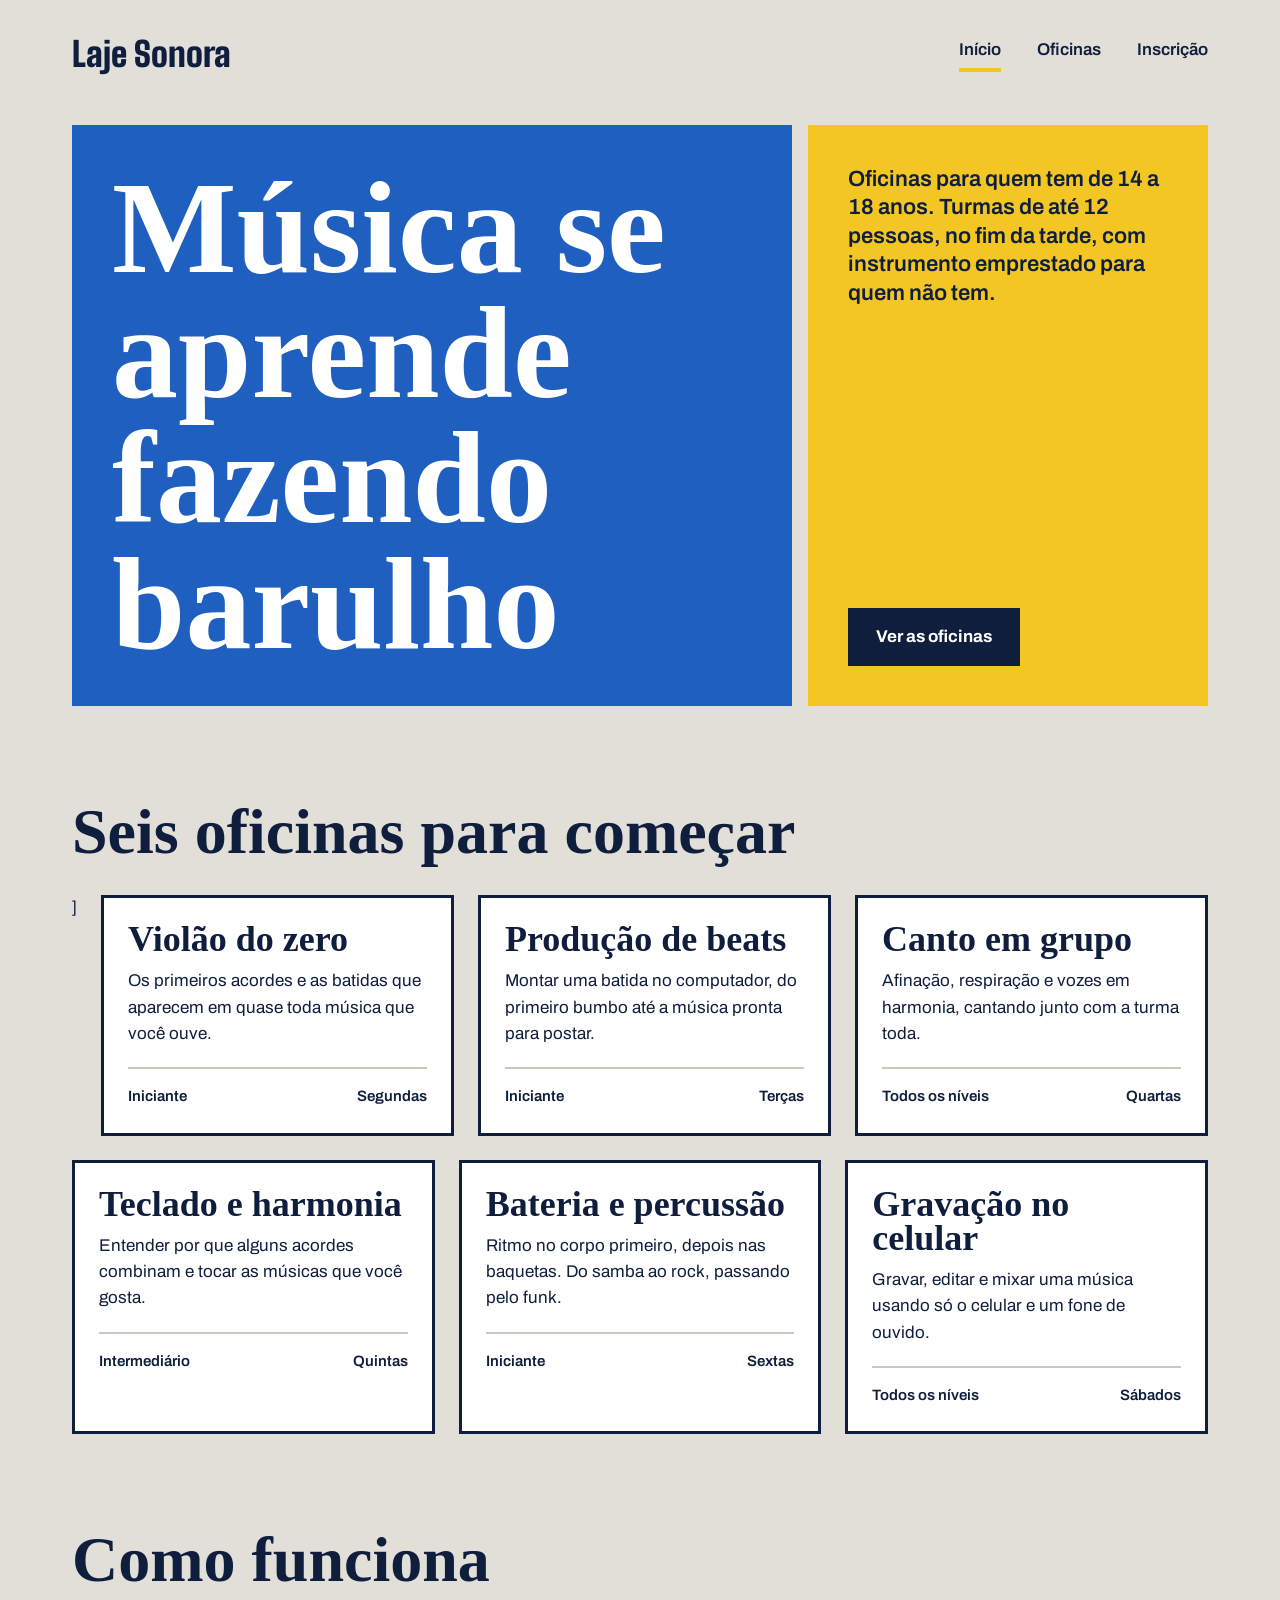
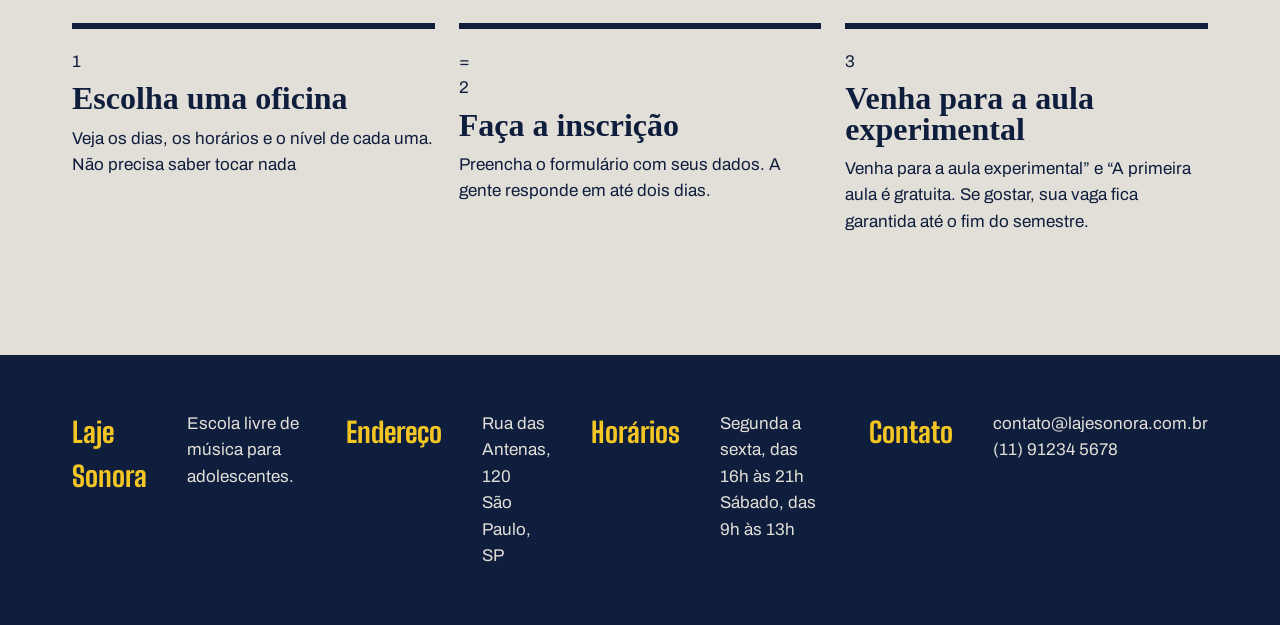
<file: index.html>
<!DOCTYPE html>
<html lang="pt-BR">
<head>
    <meta charset="UTF-8">
    <meta name="viewport" content="width=device-width, initial-scale=1.0">
    <title>Laje Sonora | Início</title>
    <link rel="preconnect" href="https://fonts.googleapis.com">
    <link rel="preconnect" href="https://fonts.gstatic.com" crossorigin>
    <link href="https://fonts.googleapis.com/css2?family=Archivo:ital,wght@0,100..900;1,100..900&family=Big+Shoulders:opsz,wght@10..72,100..900&display=swap" rel="stylesheet">
    <link rel="stylesheet" href="index.css">
</head>
<body>
    <header class="conteudo topo">
        <a class="logo" href="index.html">Laje Sonora</a>
        <nav class="menu">
            <a href="index.html" class="atual">Início</a>
            <a href="oficinas.html">Oficinas</a>
            <a href="inscricao.html">Inscrição</a>
        </nav>
    </header>
    <main>
        <section class="conteudo cartazes">
            <div class="cartaz cartaz-principal">
                <h1>Música se aprende fazendo barulho</h1>
            </div>
            <div class="cartaz cartaz-lateral">
                <p>Oficinas para quem tem de 14 a 18 anos. Turmas de até 12 pessoas, no fim da tarde, com instrumento emprestado para quem não tem.</p>
                <a href="oficinas.html" class="botao">Ver as oficinas</a>
            </div>
        </section>

        <section class="conteudo secao">
            <h2 class="titulo-secao">Seis oficinas para começar</h2>
            
            <div class="cards">
                ]
                <article class="card">
                    <div class="foto foto-azul"></div>
                    <div class="card-texto">
                        <h3>Violão do zero</h3>
                        <p>Os primeiros acordes e as batidas que aparecem em quase toda música que você ouve.</p>
                        <div class="card-info">
                            <span>Iniciante</span>
                            <span>Segundas</span>
                        </div>
                    </div>
                </article>

                <article class="card">
                    <div class="foto foto-amarela"></div>
                    <div class="card-texto">
                        <h3>Produção de beats</h3>
                        <p>Montar uma batida no computador, do primeiro bumbo até a música pronta para postar.</p>
                        <div class="card-info">
                            <span>Iniciante</span>
                            <span>Terças</span>
                        </div>
                    </div>
                </article>

                <article class="card">
                    <div class="foto foto-tinta"></div>
                    <div class="card-texto">
                        <h3>Canto em grupo</h3>
                        <p>Afinação, respiração e vozes em harmonia, cantando junto com a turma toda.</p>
                        <div class="card-info">
                            <span>Todos os níveis</span>
                            <span>Quartas</span>
                        </div>
                    </div>
                </article>

                <article class="card">
                    <div class="foto"></div>
                    <div class="card-texto">
                        <h3>Teclado e harmonia</h3>
                        <p>Entender por que alguns acordes combinam e tocar as músicas que você gosta.</p>
                        <div class="card-info">
                            <span>Intermediário</span>
                            <span>Quintas</span>
                        </div>
                    </div>
                </article>


                <article class="card">
                    <div class="foto foto-azul"></div>
                    <div class="card-texto">
                        <h3>Bateria e percussão</h3>
                        <p>Ritmo no corpo primeiro, depois nas baquetas. Do samba ao rock, passando pelo funk.</p>
                        <div class="card-info">
                            <span>Iniciante</span>
                            <span>Sextas</span>
                        </div>
                    </div>
                </article>

                <article class="card">
                    <div class="foto foto-amarela"></div>
                    <div class="card-texto">
                        <h3>Gravação no celular</h3>
                        <p>Gravar, editar e mixar uma música usando só o celular e um fone de ouvido.</p>
                        <div class="card-info">
                            <span>Todos os níveis</span>
                            <span>Sábados</span>
                        </div>
                    </div>
                </article>
            </div>
        </section>

        <section class="conteudo secao">
            <h2 class="titulo-secao">Como funciona</h2>
            
            <div class="passos">
                
                <div class="passo">
                    <p class="passo-numero">1</p>
                    <h3>Escolha uma oficina</h3>
                    <p>Veja os dias, os horários e o nível de cada uma. Não precisa saber tocar nada</p>
                </div>

                 <div class="passo">=
                    <p class="passo-numero">2</p>
                    <h3>Faça a inscrição</h3>
                    <p>Preencha o formulário com seus dados. A gente responde em até dois dias.</p>
                </div>

                 <div class="passo">
                    <p class="passo-numero">3</p>
                    <h3>Venha para a aula experimental</h3>
                    <p>Venha para a aula experimental” e “A primeira aula é gratuita. Se gostar, sua vaga fica garantida até o fim do semestre.</p>
                </div>

            </div>

        </section>

    </main>

    <footer class="rodape">
        <div class="conteudo rodape-colunas">

            <div class="rodape-colunas">
                <h4>Laje Sonora</h4>
                <p>Escola livre de música para <br> adolescentes.</p>
            </div>

             <div class="rodape-colunas">
                <h4>Endereço</h4>
                <p>Rua das Antenas, 120 <br> São Paulo, SP</p>
            </div>

             <div class="rodape-colunas">
                <h4>Horários</h4>
                <p> Segunda a sexta, das 16h às 21h <br> Sábado, das 9h às 13h </p>
            </div>

            <div class="rodape-colunas">
                <h4>Contato</h4>
                <p>contato@lajesonora.com.br<br> (11) 91234 5678</p>
            </div>

        </div>
    </footer>

</body>
</html>
</file>
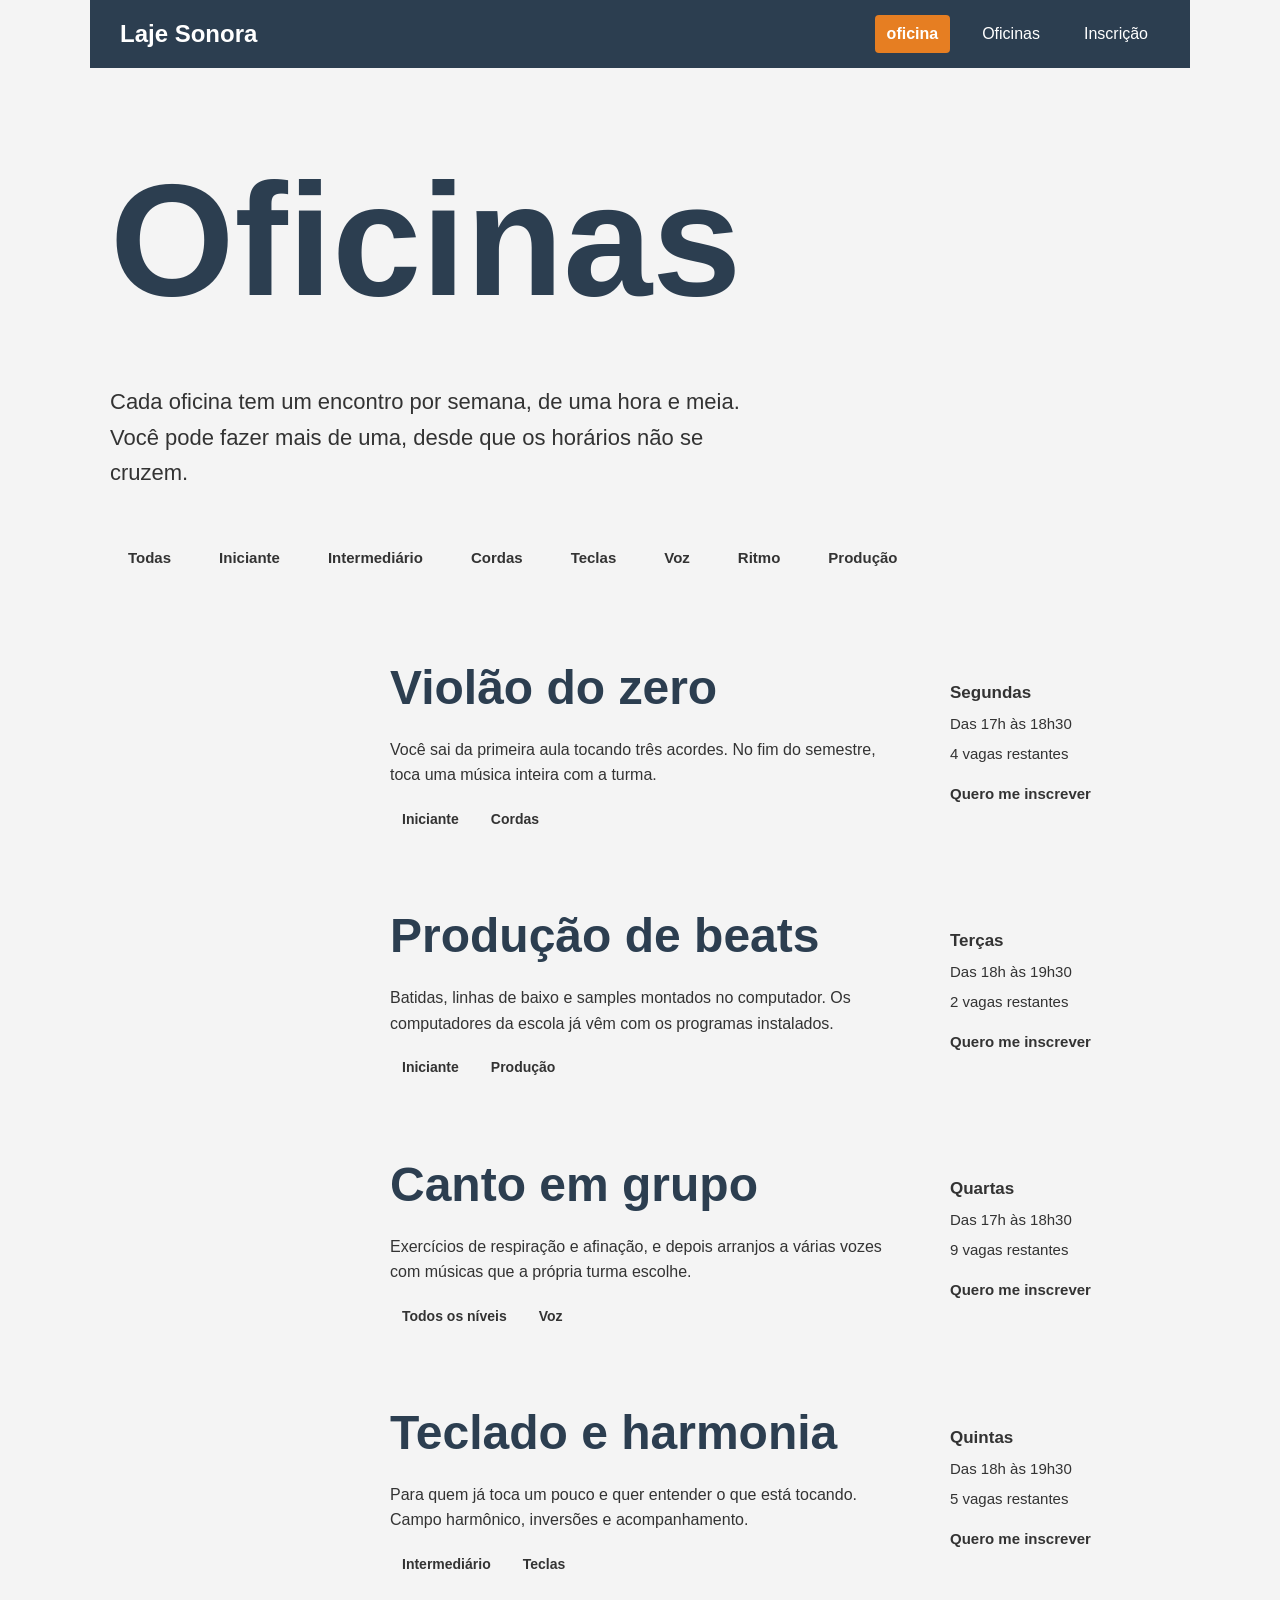
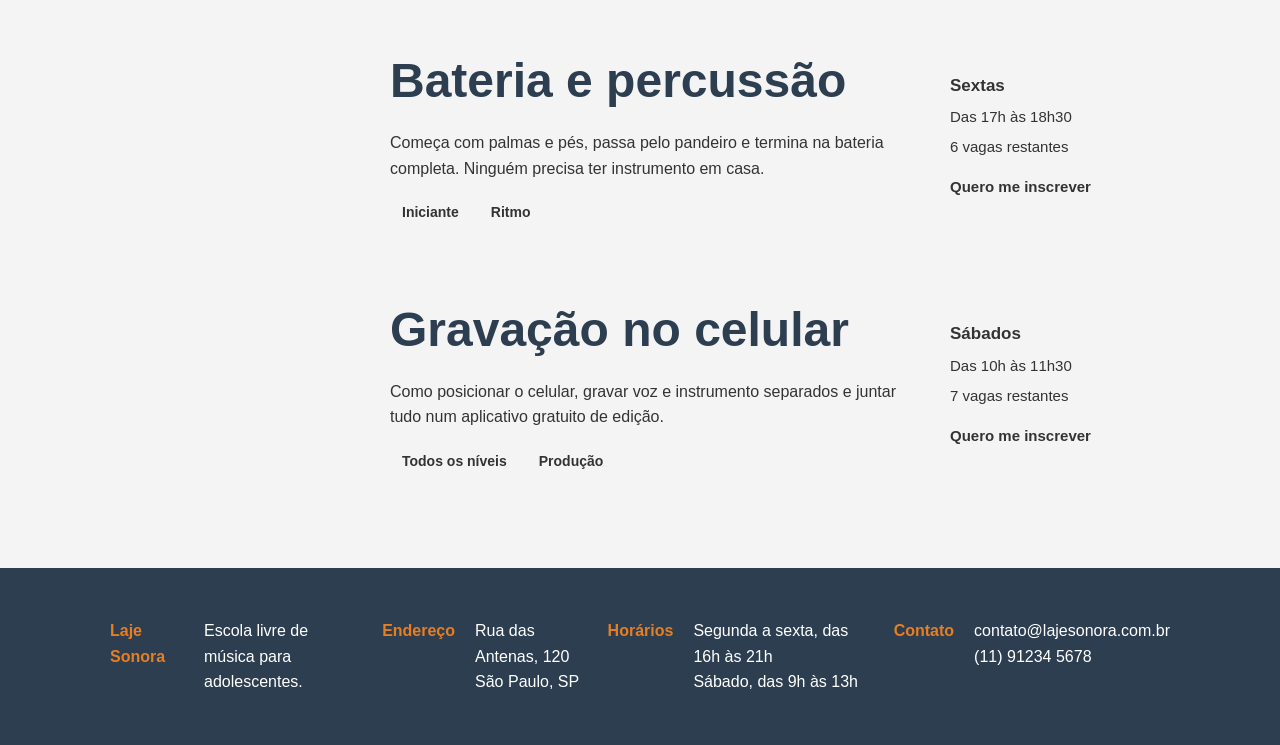
<file: oficinas.html>
<!DOCTYPE html>
<html lang="pt-BR">
<head>
    <meta charset="UTF-8">
    <meta name="viewport" content="width=device-width, initial-scale=1.0">
    <title>Laje Sonora | Oficinas </title>
    <link rel="preconnect" href="https://fonts.googleapis.com">
    <link rel="preconnect" href="https://fonts.gstatic.com" crossorigin>
    <link href="https://fonts.googleapis.com/css2?family=Archivo:ital,wght@0,100..900;1,100..900&family=Big+Shoulders:opsz,wght@10..72,100..900&display=swap" rel="stylesheet">
    <link rel="stylesheet" href="./oficinas.css">
</head>
<body>
    <header class="conteudo topo">
        <a class="logo" href="index.html">Laje Sonora</a>
        <nav class="menu">
            <a href="index.html" class="atual">oficina</a>
            <a href="oficinas.html">Oficinas</a>
            <a href="inscricao.html">Inscrição</a>
        </nav>
    </header>
    <main>
        <main class="conteudo">
            <h1 class="titulo-pagina">Oficinas</h1>
            <p class="subtitulo-pagina">Cada oficina tem um encontro por semana, de uma hora e meia. Você pode fazer mais de uma, desde que os horários não se cruzem.</p>
          
            <div class="filtros">
              <span class="filtro ativo">Todas</span>
              <span class="filtro">Iniciante</span>
              <span class="filtro">Intermediário</span>
              <span class="filtro">Cordas</span>
              <span class="filtro">Teclas</span>
              <span class="filtro">Voz</span>
              <span class="filtro">Ritmo</span>
              <span class="filtro">Produção</span>
            </div>
          
            <div class="lista">
              <article class="oficina">
                <div class="foto foto-azul"></div>
                <div class="oficina-texto">
                  <h2>Violão do zero</h2>
                  <p>Você sai da primeira aula tocando três acordes. No fim do semestre, toca uma música inteira com a turma.</p>
                  <div class="etiquetas">
                    <span class="etiqueta">Iniciante</span>
                    <span class="etiqueta">Cordas</span>
                  </div>
                </div>
                <div class="oficina-detalhes">
                  <strong>Segundas</strong>
                  <span>Das 17h às 18h30</span>
                  <span>4 vagas restantes</span>
                  <a href="inscricao.html">Quero me inscrever</a>
                </div>
              </article>
          
              <article class="oficina">
                <div class="foto foto-amarela"></div>
                <div class="oficina-texto">
                  <h2>Produção de beats</h2>
                  <p>Batidas, linhas de baixo e samples montados no computador. Os computadores da escola já vêm com os programas instalados.</p>
                  <div class="etiquetas">
                    <span class="etiqueta">Iniciante</span>
                    <span class="etiqueta">Produção</span>
                  </div>
                </div>
                <div class="oficina-detalhes">
                  <strong>Terças</strong>
                  <span>Das 18h às 19h30</span>
                  <span>2 vagas restantes</span>
                  <a href="inscricao.html">Quero me inscrever</a>
                </div>
              </article>
          
              <article class="oficina">
                <div class="foto foto-tinta"></div>
                <div class="oficina-texto">
                  <h2>Canto em grupo</h2>
                  <p>Exercícios de respiração e afinação, e depois arranjos a várias vozes com músicas que a própria turma escolhe.</p>
                  <div class="etiquetas">
                    <span class="etiqueta">Todos os níveis</span>
                    <span class="etiqueta">Voz</span>
                  </div>
                </div>
                <div class="oficina-detalhes">
                  <strong>Quartas</strong>
                  <span>Das 17h às 18h30</span>
                  <span>9 vagas restantes</span>
                  <a href="inscricao.html">Quero me inscrever</a>
                </div>
              </article>
          
              <article class="oficina">
                <div class="foto"></div>
                <div class="oficina-texto">
                  <h2>Teclado e harmonia</h2>
                  <p>Para quem já toca um pouco e quer entender o que está tocando. Campo harmônico, inversões e acompanhamento.</p>
                  <div class="etiquetas">
                    <span class="etiqueta">Intermediário</span>
                    <span class="etiqueta">Teclas</span>
                  </div>
                </div>
                <div class="oficina-detalhes">
                  <strong>Quintas</strong>
                  <span>Das 18h às 19h30</span>
                  <span>5 vagas restantes</span>
                  <a href="inscricao.html">Quero me inscrever</a>
                </div>
              </article>
          
              <article class="oficina">
                <div class="foto foto-azul"></div>
                <div class="oficina-texto">
                  <h2>Bateria e percussão</h2>
                  <p>Começa com palmas e pés, passa pelo pandeiro e termina na bateria completa. Ninguém precisa ter instrumento em casa.</p>
                  <div class="etiquetas">
                    <span class="etiqueta">Iniciante</span>
                    <span class="etiqueta">Ritmo</span>
                  </div>
                </div>
                <div class="oficina-detalhes">
                  <strong>Sextas</strong>
                  <span>Das 17h às 18h30</span>
                  <span>6 vagas restantes</span>
                  <a href="inscricao.html">Quero me inscrever</a>
                </div>
              </article>
          
              <article class="oficina">
                <div class="foto foto-amarela"></div>
                <div class="oficina-texto">
                  <h2>Gravação no celular</h2>
                  <p>Como posicionar o celular, gravar voz e instrumento separados e juntar tudo num aplicativo gratuito de edição.</p>
                  <div class="etiquetas">
                    <span class="etiqueta">Todos os níveis</span>
                    <span class="etiqueta">Produção</span>
                  </div>
                </div>
                <div class="oficina-detalhes">
                  <strong>Sábados</strong>
                  <span>Das 10h às 11h30</span>
                  <span>7 vagas restantes</span>
                  <a href="inscricao.html">Quero me inscrever</a>
                </div>
              </article>
            </div>
          </main>
          
    </main>

    <footer class="rodape">
        <div class="conteudo rodape-colunas">

            <div class="rodape-colunas">
                <h4>Laje Sonora</h4>
                <p>Escola livre de música para <br> adolescentes.</p>
            </div>

             <div class="rodape-colunas">
                <h4>Endereço</h4>
                <p>Rua das Antenas, 120 <br> São Paulo, SP</p>
            </div>

             <div class="rodape-colunas">
                <h4>Horários</h4>
                <p> Segunda a sexta, das 16h às 21h <br> Sábado, das 9h às 13h </p>
            </div>

            <div class="rodape-colunas">
                <h4>Contato</h4>
                <p>contato@lajesonora.com.br<br> (11) 91234 5678</p>
            </div>

        </div>
    </footer>

</body>
</html>
</file>
<file: index.css>
* {
  margin: 0;
  padding: 0;
  box-sizing: border-box;
}

:root {
  --concreto: #E2DFD8;
  --concreto-escuro: #CBC7BE;
  --tinta: #0F1E3D;
  --caixa-dagua: #1F5FBF;
  --fita: #F3C623;
  --branco: #FFFFFF;

  --fonte-cartaz: "Big Shoulders", "Arial Narrow", sans-serif;
  --fonte-texto: "Archivo", Arial, sans-serif;
}

body {
  background-color: var(--concreto);
  color: var(--tinta);
  font-family: var(--fonte-texto);
  font-size: 17px;
  line-height: 1.55;
}

a {
  color: inherit;
}

h1, h2, h3 {
  font-family: fonte-cartaz;
  font-weight: 900;
  line-height: 0.95;
}

.conteudo {
  max-width: 1200px;
  margin-inline: auto;
  padding-inline: 32px;
}
.topo {
  padding-block: 28px;
  display: flex;
  justify-content: space-between;
  align-items: center;
}

.logo {
  font-family: var(--fonte-cartaz);
  font-size: 34px;
  font-weight: 900;
  text-decoration: none;
}

.menu {
  display: flex;
  gap: 36px;
}

.menu a {
  font-weight: 600;
  text-decoration: none;
  padding-bottom: 4px;
  border-bottom: 4px solid transparent;
}

.menu a:hover {
  border-bottom-color: var(--tinta);
}

.menu a.atual {
  border-bottom-color: var(--fita);
}
.cartazes {
  margin-top: 16px;
  display: flex;
  gap: 16px;
}

.cartaz {
  padding: 40px;
}

.cartaz-principal {
  background-color: var(--caixa-dagua);
  color: var(--branco);
  flex: 2;
}

.cartaz-principal h1 {
  font-size: 132px;
  max-width: 9ch;
}

.cartaz-lateral {
  background-color: var(--fita);
  flex: 1;
  display: flex;
  flex-direction: column;
  justify-content: space-between;
  gap: 32px;
  align-items: flex-start;
}

.cartaz-lateral p {
  font-size: 22px;
  font-weight: 600;
  line-height: 1.3;
}

.botao {
  background-color: var(--tinta);
  color: var(--branco);
  font-weight: 700;
  text-decoration: none;
  padding: 16px 28px;
  border: none;
  font-family: var(--fonte-texto);
  font-size: 17px;
  cursor: pointer;
}

.botao:hover {
  background-color: var(--caixa-dagua);
}
.secao {
  margin-top: 96px;
}

.titulo-secao {
  font-size: 64px;
  margin-bottom: 32px;
}

.cards {
  display: flex;
  flex-wrap: wrap;
  gap: 24px;
}

.card {
  background-color: #ffffff;
  border: 3px solid var(--tinta);
  flex: 1 1 340px;
}

.card-foto {
  height: 170px;
}


.foto {
  background-color: var(--concreto-escuro);
}

.foto-azul {
  background-color: var(--caixa-dagua);
}

.foto-amarela {
  background-color: var(--fita);
}

.foto-tinta {
  background-color: var(--tinta);
}

.card-texto {
  padding: 24px;
}

.card h3 {
  font-size: 36px;
  margin-bottom: 12px;
}

.card-info {
  margin-top: 20px;
  padding-top: 16px;
  border-top: 2px solid var(--concreto-escuro);
  font-weight: 600;
  font-size: 15px;
  display: flex;
  justify-content: space-between;
}

.passos {
  display: flex;
  gap: 24px;
}


.passo {
  flex: 1;
  border-top: 6px solid var(--tinta);
  padding-top: 20px;
}


.passo .numero {
  font-family: var(--fonte-cartaz);
  font-size: 96px;
  font-weight: 900;
  line-height: 1;
  color: var(--caixa-dagua);
}

.passo h3 {
  font-size: 32px;
  margin-block: 8px 12px;
}
.rodape {
  margin-top: 120px;
  background-color: var(--tinta);
  color: var(--concreto);
  padding-top: 56px;
  padding-bottom: 56px;
}

.rodape-colunas {
  display: flex;
  gap: 40px;
}

.rodape-coluna {
  flex: 1;
}

.rodape h4 {
  font-family: var(--fonte-cartaz);
  font-size: 28px;
  color: var(--fita);
  margin-bottom: 12px;
}
</file>
<file: oficinas.css>
:root {
    --cor-primaria: #2c3e50;
    --cor-secundaria: #e67e22;
    --cor-fundo: #f4f4f4;
    --cor-texto: #333333;
    --cor-branco: #ffffff;
  }
  
  * {
    margin: 0;
    padding: 0;
    box-sizing: border-box;
  }
  
  body {
    font-family: Arial, Helvetica, sans-serif;
    background-color: var(--cor-fundo);
    color: var(--cor-texto);
    line-height: 1.6;
  }
  
  a {
    text-decoration: none;
    color: inherit;
  }
  
  h1, h2, h3 {
    color: var(--cor-primaria);
    margin-bottom: 12px;
  }
  
  .conteudo {
    max-width: 1100px;
    margin: 0 auto;
    padding: 20px;
  }
  
  .topo {
    background-color: var(--cor-primaria);
    color: var(--cor-branco);
    padding: 15px 30px;
    display: flex;
    justify-content: space-between;
    align-items: center;
  }
  
  .logo {
    font-size: 1.5rem;
    font-weight: bold;
  }
  
  .menu {
    list-style: none;
    display: flex;
    gap: 20px;
  }
  
  .menu a {
    color: var(--cor-branco);
    padding: 6px 12px;
    border-radius: 4px;
    transition: background-color 0.3s;
  }
  
  .menu a:hover {
    background-color: var(--cor-secundaria);
  }
  
  .menu a.atual {
    background-color: var(--cor-secundaria);
    font-weight: bold;
  }
  
  
  .rodape {
    background-color: var(--cor-primaria);
    color: var(--cor-branco);
    padding: 30px 20px;
    margin-top: 40px;
  }
  
  .rodape-colunas {
    max-width: 1100px;
    margin: 0 auto;
    display: flex;
    justify-content: space-between;
    gap: 20px;
  }
  
  .rodape-coluna {
    flex: 1;
  }
  
  .rodape h4 {
    margin-bottom: 10px;
    color: var(--cor-secundaria);
  }
  
  .foto-1 {
    background-color: #3498db;
  }
  
  .foto-2 {
    background-color: #2ecc71;
  }
  
  .foto-3 {
    background-color: #e74c3c;
  }
  
  .foto-4 {
    background-color: #9b59b6;
  }
  .titulo-pagina {
    font-size: 160px;
    margin-top: 24px;
  }
  
  .subtitulo-pagina {
    font-size: 22px;
    max-width: 640px;
    margin-top: 16px;
  }
  
  .filtros {
    margin-top: 48px;
    display: flex;
    flex-wrap: wrap;
    gap: 12px;
  }
  
  .filtro {
    border: 2px solid var(--tinta);
    padding: 8px 18px;
    font-weight: 600;
    font-size: 15px;
  }
  
  .filtro.ativo {
    background-color: var(--tinta);
    color: var(--branco);
  }
  
  .lista {
    margin-top: 40px;
  }
  
  .oficina {
    padding: 32px 0;
    border-top: 3px solid var(--tinta);
    display: flex;
    align-items: center;
    gap: 40px;
  }
  
  .oficina .foto {
    width: 240px;
    height: 170px;
    flex-shrink: 0;
  }
  
  .oficina-texto {
    flex: 1;
  }
  
  .oficina h2 {
    font-size: 48px;
    margin-bottom: 10px;
  }
  
  .etiquetas {
    margin-top: 16px;
    display: flex;
    gap: 8px;
  }
  
  .etiqueta {
    background-color: var(--branco);
    padding: 4px 12px;
    font-size: 14px;
    font-weight: 600;
  }
  
  .oficina-detalhes {
    width: 220px;
    font-size: 15px;
    display: flex;
    flex-direction: column;
    gap: 6px;
  }
  
  .oficina-detalhes strong {
    font-size: 17px;
  }
  
  .oficina-detalhes a {
    margin-top: 10px;
    font-weight: 700;
  }
</file>
